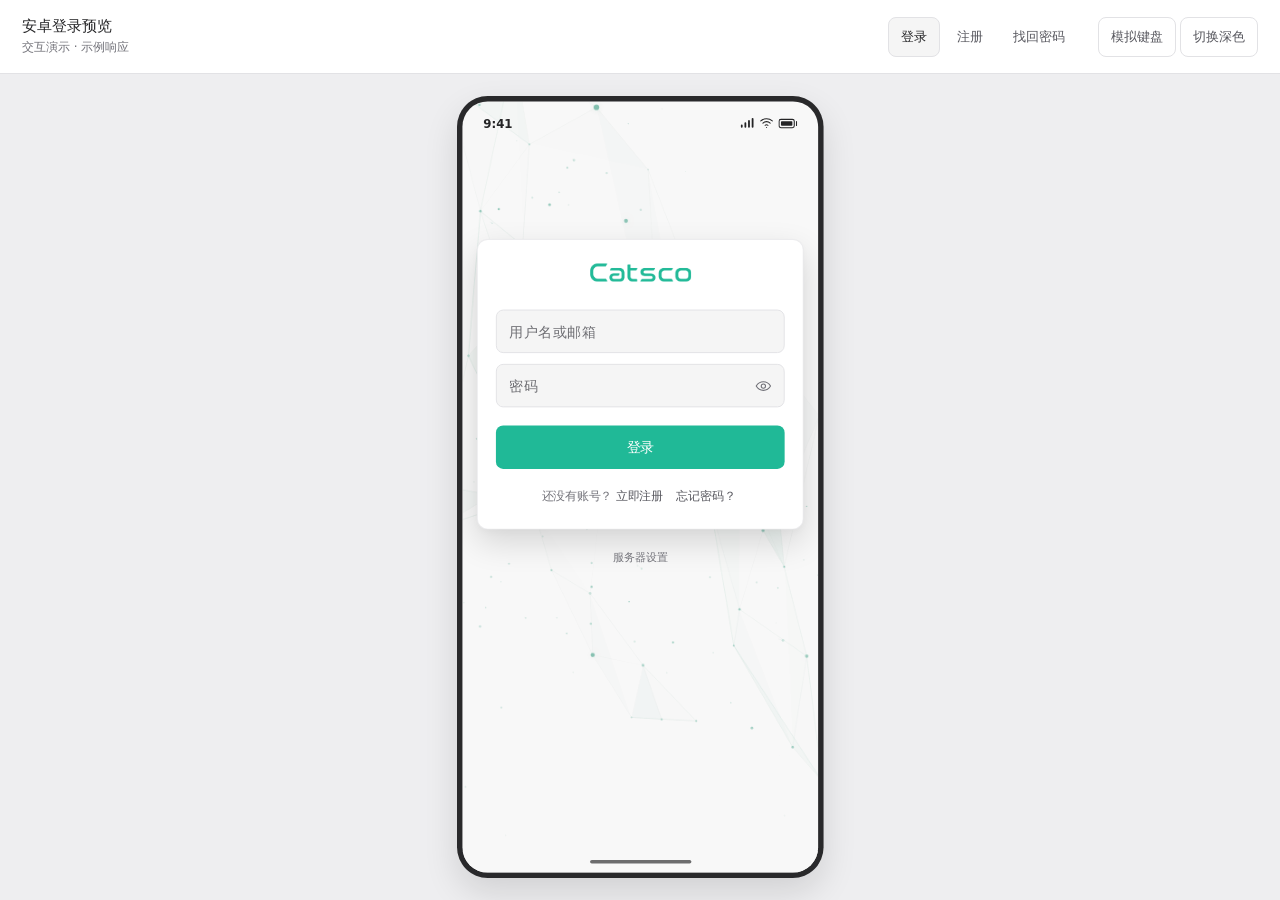
<file: design-previews/auth/index.html>
<!doctype html>
<html lang="zh-CN" data-theme="light">
<head>
  <meta charset="utf-8">
  <meta name="viewport" content="width=device-width,initial-scale=1">
  <meta name="color-scheme" content="light dark">
  <title>CatsCo · 安卓登录预览</title>
  <link rel="stylesheet" href="style.css">
</head>
<body>
  <header class="preview-toolbar">
    <div class="preview-title"><strong>安卓登录预览</strong><span>交互演示 · 示例响应</span></div>
    <nav aria-label="预览页面">
      <button type="button" data-page="login" aria-pressed="true">登录</button>
      <button type="button" data-page="register" aria-pressed="false">注册</button>
      <button type="button" data-page="reset" aria-pressed="false">找回密码</button>
    </nav>
    <div class="preview-actions">
      <button type="button" id="keyboard-toggle" aria-pressed="false">模拟键盘</button>
      <button type="button" id="theme-toggle">切换深色</button>
    </div>
  </header>
  <main class="preview-stage">
    <div class="device-slot">
    <section class="device" aria-label="安卓登录页面预览">
      <div class="phone-screen" id="phone">
        <canvas id="flow-background" aria-hidden="true"></canvas>
        <div class="system-bar" aria-hidden="true">
          <span>9:41</span>
          <span class="system-icons">
            <svg viewBox="0 0 20 16"><path d="M2 13v-2m5 2V8m5 5V5m5 8V2" stroke-width="2.5"/></svg>
            <svg viewBox="0 0 20 16"><path d="M2 5a12 12 0 0 1 16 0M5 8a7 7 0 0 1 10 0m-7 3a3 3 0 0 1 4 0"/><circle cx="10" cy="14" r=".8" fill="currentColor" stroke="none"/></svg>
            <svg viewBox="0 0 25 16"><rect x="1" y="3" width="20" height="11" rx="2.5"/><path d="M24 6v5"/><rect x="3.5" y="5.5" width="15" height="6" rx="1" fill="currentColor" stroke="none"/></svg>
          </span>
        </div>
        <div class="auth-scroll" id="auth-scroll">
          <section class="auth-card" aria-label="登录">
            <div class="brand"><span class="wordmark" role="img" aria-label="CatsCo"></span></div>
            <p class="reset-intro" id="reset-intro" hidden>验证注册邮箱，设置新密码。</p>
            <form id="auth-form" novalidate>
              <div class="field-group" id="account-group">
                <div class="field"><input id="account" name="username" aria-label="用户名或邮箱" placeholder="用户名或邮箱" autocomplete="username" autocapitalize="none" spellcheck="false" enterkeyhint="next"></div>
                <p class="field-error" id="account-error" hidden></p>
              </div>
              <div class="field-group" id="code-group" hidden>
                <div class="code-row">
                  <div class="field"><input id="code" name="code" aria-label="邮箱验证码" placeholder="邮箱验证码" autocomplete="one-time-code" inputmode="numeric" maxlength="8" enterkeyhint="next"></div>
                  <button class="code-button" id="send-code" type="button">发送验证码</button>
                </div>
                <p class="field-error" id="code-error" hidden></p>
                <p class="field-hint" id="code-hint" role="status" hidden></p>
              </div>
              <div class="field-group" id="password-group">
                <div class="field password-field">
                  <input id="password" name="password" type="password" aria-label="密码" placeholder="密码" autocomplete="current-password" enterkeyhint="go">
                  <button class="password-toggle" type="button" data-input="password" aria-label="显示密码" aria-pressed="false"></button>
                </div>
                <p class="field-error" id="password-error" hidden></p>
              </div>
              <div class="field-group" id="confirm-group" hidden>
                <div class="field password-field">
                  <input id="confirm" name="confirmPassword" type="password" aria-label="确认新密码" placeholder="确认新密码" autocomplete="new-password" enterkeyhint="go">
                  <button class="password-toggle" type="button" data-input="confirm" aria-label="显示确认密码" aria-pressed="false"></button>
                </div>
                <p class="field-error" id="confirm-error" hidden></p>
              </div>
              <div class="field-group" id="invite-group" hidden>
                <div class="field"><input id="invite" name="inviteCode" aria-label="邀请码" placeholder="邀请码" autocapitalize="characters" autocomplete="off" spellcheck="false" enterkeyhint="go"></div>
              </div>
              <p id="form-feedback" class="form-feedback" role="status" hidden></p>
              <button id="submit" class="primary-button" type="submit"><span id="submit-label">登录</span></button>
            </form>
            <div class="auth-footer" id="login-footer"><span>还没有账号？</span><button type="button" data-page="register">立即注册</button><button type="button" data-page="reset" class="forgot-link">忘记密码？</button></div>
            <div class="auth-footer" id="register-footer" hidden><span>已有账号？</span><button type="button" data-page="login">立即登录</button></div>
            <div class="auth-footer" id="reset-footer" hidden><span>想起密码了？</span><button type="button" data-page="login">返回登录</button></div>
          </section>
          <button class="server-link" type="button" id="server-open">服务器设置</button>
        </div>
        <div class="mock-keyboard" id="mock-keyboard" aria-label="模拟键盘" hidden>
          <div class="keyboard-header"><span id="keyboard-hint">输入账号或密码</span><button type="button" id="keyboard-close">收起</button></div>
          <div class="keyboard-keys" aria-hidden="true">
            <div><span>q</span><span>w</span><span>e</span><span>r</span><span>t</span><span>y</span><span>u</span><span>i</span><span>o</span><span>p</span></div>
            <div><span>a</span><span>s</span><span>d</span><span>f</span><span>g</span><span>h</span><span>j</span><span>k</span><span>l</span></div>
            <div><span class="key-wide">⇧</span><span>z</span><span>x</span><span>c</span><span>v</span><span>b</span><span>n</span><span>m</span><span class="key-wide">⌫</span></div>
          </div>
          <div class="keyboard-bottom"><span>?123</span><span class="space-key">空格</span><button type="button" id="keyboard-next">下一项</button></div>
        </div>
        <div class="system-navigation" aria-hidden="true"><span></span></div>
        <div class="server-overlay" id="server-dialog" role="dialog" aria-modal="true" aria-labelledby="server-title" hidden>
          <form id="server-form" class="server-sheet" novalidate>
            <div class="sheet-handle" aria-hidden="true"></div>
            <h2 id="server-title">服务器设置</h2>
            <label for="server-address">HTTPS 服务器</label>
            <div class="field"><input id="server-address" type="url" value="https://app.catsco.cc" aria-label="HTTPS 服务器" autocapitalize="none" spellcheck="false"></div>
            <p class="field-error" id="server-error" hidden></p>
            <button class="primary-button" type="submit">完成</button>
          </form>
        </div>
      </div>
    </section>
    </div>
  </main>
  <script type="module" src="app.js"></script>
</body>
</html>
</file>
<file: design-previews/auth/style.css>
:root {
  color-scheme: light;
  font-family: Roboto, "Noto Sans SC", "Microsoft YaHei", system-ui, sans-serif;
  font-synthesis: none;
  --stage: #eeeef0;
  --bg: #f8f8f8;
  --panel: #fff;
  --input: #f5f5f5;
  --border: #e2e2e5;
  --text: #242426;
  --secondary: #57575e;
  --muted: #727279;
  --placeholder: #6d6d72;
  --mint: #20b997;
  --mint-hover: #199e80;
  --on-mint: #fff;
  --error: #b54040;
  --shadow: 0 14px 36px rgb(0 0 0 / .14), 0 3px 8px rgb(0 0 0 / .025);
  --keyboard: #e4e5e9;
  --key: #fff;
}
html[data-theme="dark"] {
  color-scheme: dark;
  --stage: #18191b;
  --bg: #191919;
  --panel: #232325;
  --input: #191919;
  --border: #363638;
  --text: #ededee;
  --secondary: #c5c5ca;
  --muted: #a5a5ad;
  --placeholder: #a0a0a6;
  --error: #f18f8f;
  --shadow: 0 14px 36px rgb(0 0 0 / .25), 0 3px 8px rgb(0 0 0 / .1);
  --keyboard: #292a2d;
  --key: #414247;
}
* { box-sizing: border-box; }
[hidden] { display: none !important; }
body { margin: 0; color: var(--text); background: var(--stage); height: 100dvh; display: flex; flex-direction: column; }
button, input { font: inherit; }
button { cursor: pointer; -webkit-tap-highlight-color: transparent; touch-action: manipulation; }
button:disabled { cursor: default; }
button:focus-visible, input:focus-visible { outline: 2px solid #6b817b; outline-offset: 3px; }
button, input { caret-color: var(--mint); }
::selection { background: rgb(32 185 151 / .22); color: var(--text); }
.preview-toolbar { position: relative; z-index: 3; display: flex; align-items: center; flex-wrap: wrap; gap: 14px; min-height: 74px; padding: 12px 22px; background: var(--panel); border-bottom: 1px solid var(--border); }
.preview-title { display: grid; gap: 3px; margin-right: auto; }
.preview-title strong { font-size: 15px; font-weight: 600; }
.preview-title span { font-size: 12px; color: var(--muted); }
.preview-toolbar nav, .preview-actions { display: flex; gap: 4px; }
.preview-toolbar button { border: 1px solid transparent; border-radius: 8px; color: var(--secondary); background: transparent; padding: 9px 12px; min-height: 40px; font-size: 13px; }
.preview-toolbar button:hover { background: var(--input); }
.preview-toolbar button[aria-pressed="true"] { color: var(--text); background: var(--input); border-color: var(--border); }
.preview-actions { margin-left: 6px; }
.preview-actions button { border-color: var(--border); }
.preview-stage { flex: 1; min-height: 0; display: grid; place-items: center; padding: 22px; overflow: auto; }
.device-slot { position: relative; width: calc(405px * var(--preview-scale, 1)); height: calc(864px * var(--preview-scale, 1)); }
.device { width: 393px; height: 852px; border-radius: 34px; padding: 6px; background: #29292b; box-shadow: 0 16px 38px rgb(0 0 0 / .12); box-sizing: content-box; transform: scale(var(--preview-scale, 1)); transform-origin: top left; }
.phone-screen { position: relative; height: 100%; overflow: hidden; border-radius: 28px; background: var(--bg); isolation: isolate; }
#flow-background { position: absolute; inset: 0; width: 100%; height: 100%; z-index: -1; opacity: .9; pointer-events: none; }
.system-bar { position: relative; z-index: 1; height: 36px; padding: 12px 23px 0; display: flex; align-items: center; justify-content: space-between; color: var(--text); font-size: 13px; font-weight: 600; }
.system-icons { display: flex; align-items: center; gap: 5px; height: 16px; }
.system-icons svg { width: 16px; height: 14px; fill: none; stroke: currentColor; stroke-width: 1.4; stroke-linecap: round; stroke-linejoin: round; }
.system-icons svg:last-child { width: 21px; }
.auth-scroll { position: relative; z-index: 1; height: calc(100% - 60px); overflow-y: auto; overflow-x: hidden; padding: 116px 16px 24px; scrollbar-width: thin; scrollbar-color: var(--border) transparent; overscroll-behavior: contain; scroll-padding: 16px; }
.auth-card { width: 100%; border: 1px solid color-mix(in srgb, var(--border) 65%, transparent); border-radius: 12px; background: var(--panel); padding: 24px 20px 12px; box-shadow: var(--shadow); }
.brand { display: flex; justify-content: center; height: 23px; margin: 0 0 30px; }
.wordmark { display: block; width: 112px; height: 23px; background: var(--mint); mask: url('assets/catsco-wordmark.png') center / contain no-repeat; -webkit-mask: url('assets/catsco-wordmark.png') center / contain no-repeat; }
.reset-intro { margin: -8px 0 16px; font-size: 13px; line-height: 20px; color: var(--secondary); }
#auth-form { display: flex; flex-direction: column; gap: 12px; }
.field-group { min-width: 0; }
.field { width: 100%; min-width: 0; height: 48px; border: 1px solid var(--border); background: var(--input); border-radius: 8px; position: relative; transition: border-color 140ms ease; }
.field:focus-within { border-color: #898e8d; }
.field:has([aria-invalid="true"]) { border-color: var(--error); }
.field input { display: block; width: 100%; height: 100%; padding: 0 14px; border: 0; border-radius: inherit; outline: none; box-shadow: none; color: var(--text); background: transparent; font-size: 16px; line-height: 22px; min-width: 0; }
.field input:focus-visible { outline: none; }
.field input::placeholder { color: var(--placeholder); opacity: 1; }
.field input:disabled { opacity: .65; }
.password-field input { padding-right: 48px; }
.password-toggle { position: absolute; right: -1px; top: -1px; width: 48px; height: 48px; border: 0; background: transparent; color: var(--muted); display: grid; place-items: center; border-radius: 8px; }
.password-toggle:hover { color: var(--text); }
.password-toggle svg { width: 19px; height: 19px; stroke: currentColor; stroke-width: 1.5; fill: none; stroke-linecap: round; stroke-linejoin: round; }
.code-row { display: flex; gap: 8px; }
.code-row .field { flex: 1; }
.code-button { flex: 0 0 110px; height: 48px; padding: 0 8px; background: var(--input); border: 1px solid var(--border); color: var(--secondary); font-size: 13px; font-weight: 500; border-radius: 8px; }
.code-button:hover:enabled { background: color-mix(in srgb, var(--text) 7%, var(--input)); }
.code-button:disabled { color: var(--muted); }
.primary-button { position: relative; width: 100%; height: 48px; margin-top: 8px; padding: 0 16px; background: var(--mint); border: 0; color: var(--on-mint); border-radius: 8px; font-size: 15px; line-height: 20px; font-weight: 600; text-align: center; display: grid; place-items: center; transition: background-color 140ms ease, opacity 140ms ease; }
#submit-label { display: block; width: 100%; line-height: 20px; text-align: center; transform: translateY(.5px); }
.primary-button:hover:enabled { background: var(--mint-hover); }
.primary-button:active:enabled { background: #1aa789; }
.primary-button:disabled { opacity: .65; }
.primary-button[aria-busy="true"]::before { content: ''; position: absolute; left: calc(50% - 52px); top: 17px; width: 14px; height: 14px; border: 1.5px solid color-mix(in srgb, currentColor 30%, transparent); border-top-color: currentColor; border-radius: 50%; animation: spin 800ms linear infinite; }
@keyframes spin { to { transform: rotate(360deg); } }
.auth-footer { display: flex; justify-content: center; align-items: center; flex-wrap: wrap; min-height: 48px; margin-top: 6px; color: var(--muted); font-size: 13px; line-height: 20px; }
.auth-footer button { min-height: 48px; padding: 0 4px; border: 0; border-radius: 6px; background: transparent; color: var(--secondary); font-size: 13px; }
.auth-footer button:hover { color: var(--text); }
.auth-footer .forgot-link { margin-left: 7px; }
.server-link { display: block; min-height: 48px; margin: 7px auto 0; padding: 0 12px; border: 0; border-radius: 8px; background: transparent; color: var(--muted); font-size: 12px; }
.server-link:hover { color: var(--text); }
.field-error, .field-hint, .form-feedback { margin: 5px 1px 0; font-size: 12px; line-height: 18px; overflow-wrap: anywhere; }
.field-error { color: var(--error); }
.field-hint { color: var(--muted); }
.form-feedback { color: var(--secondary); margin: 0; padding: 8px 10px; border-radius: 8px; background: var(--input); }
.form-feedback[data-tone="error"] { color: var(--error); }
.system-navigation { position: absolute; bottom: 0; inset-inline: 0; height: 24px; display: grid; place-items: center; z-index: 2; background: var(--bg); }
.system-navigation span { display: block; width: 112px; height: 4px; background: var(--text); opacity: .65; border-radius: 3px; }
.phone-screen.keyboard-open .auth-scroll { height: calc(100% - 326px); padding-bottom: 16px; }
.mock-keyboard { position: absolute; z-index: 2; left: 0; right: 0; bottom: 24px; height: 266px; padding: 7px 8px 13px; background: var(--keyboard); border-top: 1px solid var(--border); color: var(--text); }
.keyboard-header { height: 34px; display: flex; align-items: center; justify-content: space-between; padding: 0 6px 6px; }
.keyboard-header span { font-size: 12px; color: var(--secondary); }
.keyboard-header button { border: 0; color: var(--secondary); font-size: 12px; background: transparent; padding: 7px; }
.keyboard-keys { display: grid; gap: 8px; }
.keyboard-keys > div { display: flex; justify-content: center; gap: 5px; }
.keyboard-keys span { width: 32px; height: 40px; display: grid; place-items: center; background: var(--key); border-radius: 5px; box-shadow: 0 1px 1px rgb(0 0 0 / .18); font-size: 17px; }
.keyboard-keys .key-wide { width: 42px; color: var(--secondary); }
.keyboard-bottom { display: flex; align-items: center; justify-content: space-between; gap: 8px; padding-top: 10px; }
.keyboard-bottom > span, .keyboard-bottom > button { min-height: 38px; font-size: 13px; min-width: 56px; display: grid; place-items: center; }
.keyboard-bottom .space-key { flex: 1; background: var(--key); border-radius: 5px; color: var(--muted); }
.keyboard-bottom button { border: 0; border-radius: 6px; padding: 0 12px; color: white; background: #116f5b; }
.server-overlay { position: absolute; z-index: 4; inset: 0; display: grid; align-items: end; background: rgb(0 0 0 / .2); }
.server-sheet { margin: 0; padding: 20px 20px 32px; width: 100%; max-height: 85%; overflow: auto; border-radius: 24px 24px 0 0; background: var(--panel); color: var(--text); box-shadow: var(--shadow); }
.server-sheet h2 { font-size: 17px; font-weight: 600; margin: 20px 0 24px; text-align: center; }
.server-sheet label { display: block; color: var(--muted); font-size: 13px; margin: 0 2px 8px; }
.server-sheet .primary-button { margin-top: 22px; }
.sheet-handle { width: 32px; height: 4px; border-radius: 4px; background: var(--muted); opacity: .6; margin: -8px auto 0; }
@media (max-width: 720px) { .preview-toolbar { padding: 10px 14px; gap: 8px; } .preview-title { width: 100%; } .preview-actions { margin-left: auto; } .preview-toolbar button { padding-inline: 9px; } .preview-stage { padding: 16px; } }
@media (prefers-reduced-motion: reduce) { .field, .primary-button { transition: none; } .primary-button[aria-busy="true"]::before { animation: none; } }
</file>
